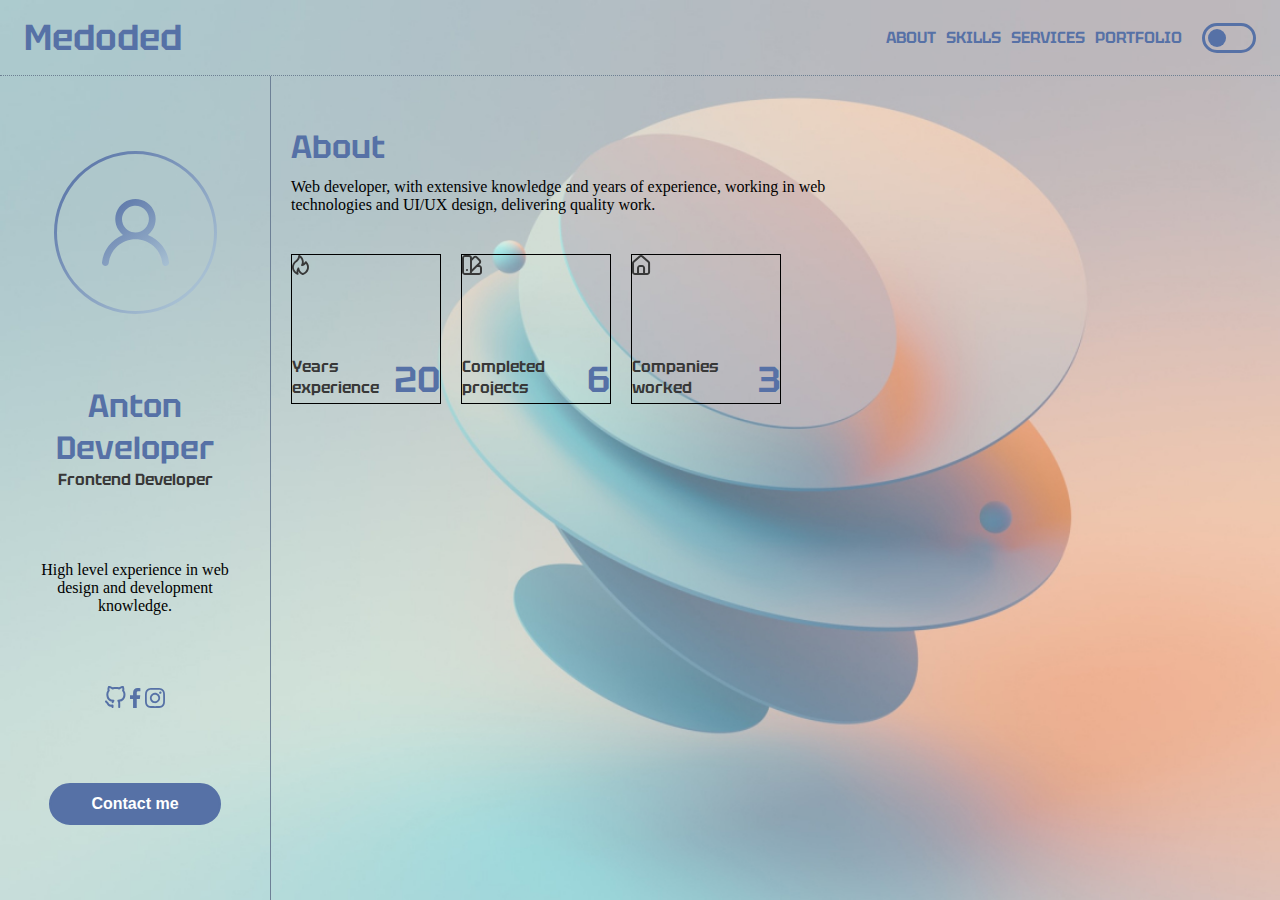
<file: index.html>
<!DOCTYPE html>
<html lang="en">
  <head>
    <meta charset="UTF-8" />
    <meta http-equiv="X-UA-Compatible" content="IE=edge" />
    <meta name="viewport" content="width=device-width, initial-scale=1.0" />
    <title>Document</title>
    <link rel="stylesheet" href="./assets/css/style.css" />
    <script defer src="./assets/js/index.js"></script>
  </head> 
  
  <body class="wrapper">
    <header class="header">
      <h1 class="header-title">Medoded</h1>
      <nav class="navigation">
        <div class="navigation-menu">
          <h3>ABOUT</h3>
          <h3>SKILLS</h3>
          <h3>SERVICES</h3>
          <h3>PORTFOLIO</h3>
        </div>

        <label for="switch" class="light-switch">
          <input type="checkbox" id="switch" />
          <div class="switcher"></div>
        </label>
      </nav>
    </header>
    <main class="main">
      <aside class="sidebar">
        <img src="./assets/img/profile.svg" alt="" />
        <div class="sidebar-title">
          <h2>Anton Developer</h2>
          <h4>Frontend Developer</h4>
        </div>
        <p>High level experience in web design and development knowledge.</p>
        <div class="sidebar-links">
          <img src="./assets/img/icons/github.svg" alt="" />
          <img src="./assets/img/icons/facebook.svg" alt="" />
          <img src="./assets/img/icons/instagram.svg" alt="" />
        </div>
        <button class="btn-contact">Contact me</button>
      </aside>
      <main class="page-about">
        <section class="page-about__about">
          <div class="about__titles">
            <h2>About</h2>
            <p>
              Web developer, with extensive knowledge and years of experience,
              working in web technologies and UI/UX design, delivering quality
              work.
            </p>
          </div>
          <div class="about__card-list">
            <article class="about-card-item">
              <img src="./assets/img/icons/fire.svg" alt="" />
              <footer class="about-card-item__footer">
                <h4>Years experience</h4>
                <h1>20</h1>
              </footer>
            </article>
            <article class="about-card-item">
              <img src="./assets/img/icons/projects.svg" alt="" />
              <footer class="about-card-item__footer">
                <h4>Completed projects</h4>
                <h1>6</h1>
              </footer>
            </article>
            <article class="about-card-item">
              <img src="./assets/img/icons/house.svg" alt="" />
              <footer class="about-card-item__footer">
                <h4>Companies worked</h4>
                <h1>3</h1>
              </footer>
            </article>
          </div>
        </section>
      </main>
    </main>
  </body>
</html>
</file>
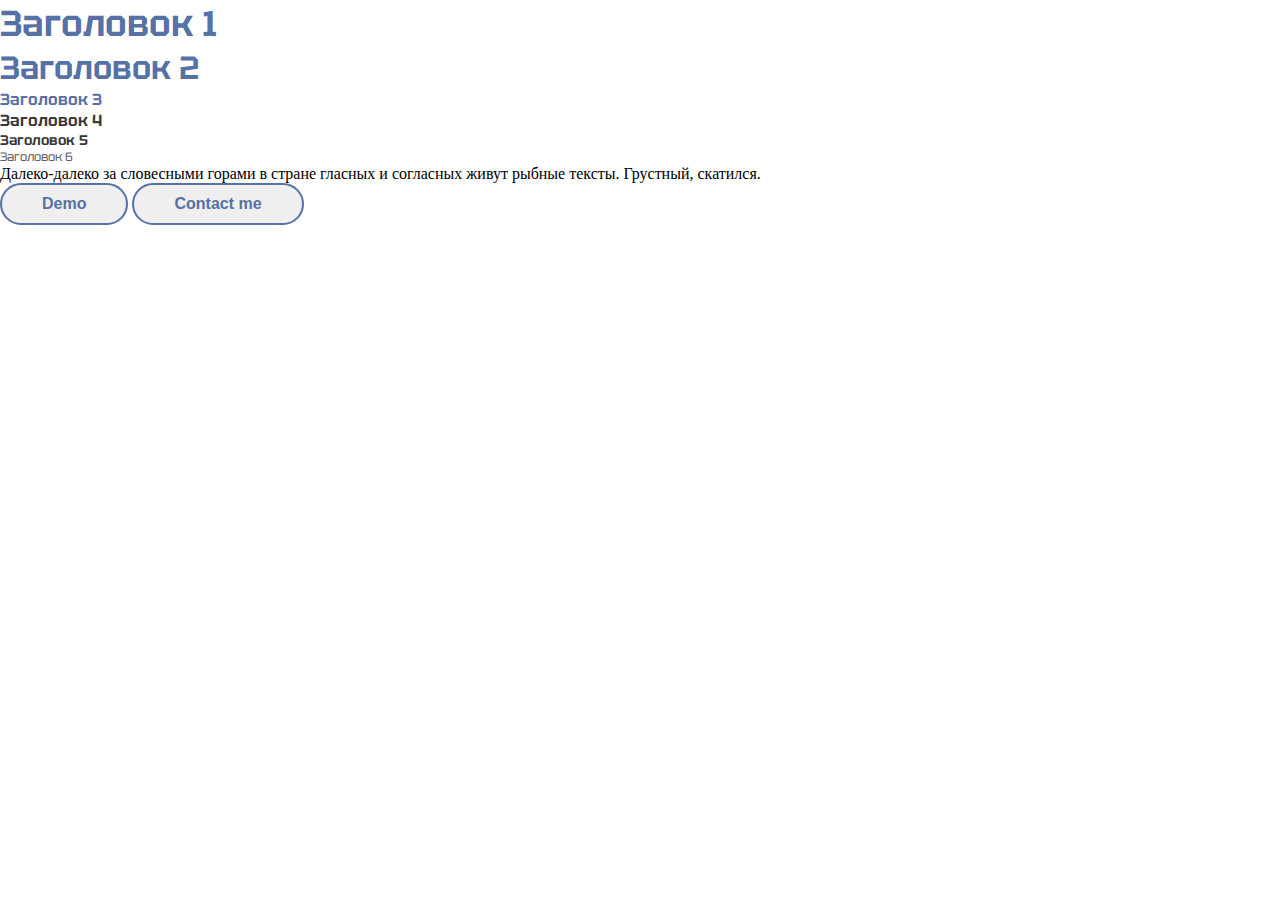
<file: norm.html>
<!DOCTYPE html>
<html lang="en">
<head>
    <meta charset="UTF-8">
    <meta name="viewport" content="width=device-width, initial-scale=1.0">
    <link rel="stylesheet" href="./assets/css/style.css">
    <title>Document</title>
</head>
<body>
    <h1>Заголовок 1</h1>
    <h2>Заголовок 2</h2>
    <h3>Заголовок 3</h3>
    <h4>Заголовок 4</h4>
    <h5>Заголовок 5</h5>
    <h6>Заголовок 6</h6>
    <p>Далеко-далеко за словесными горами в стране гласных и согласных живут рыбные тексты. Грустный, скатился.</p>
    <button class="btndemo">Demo</button>
    <button class="btncont">Contact me</button>
</body>
</html>
</file>
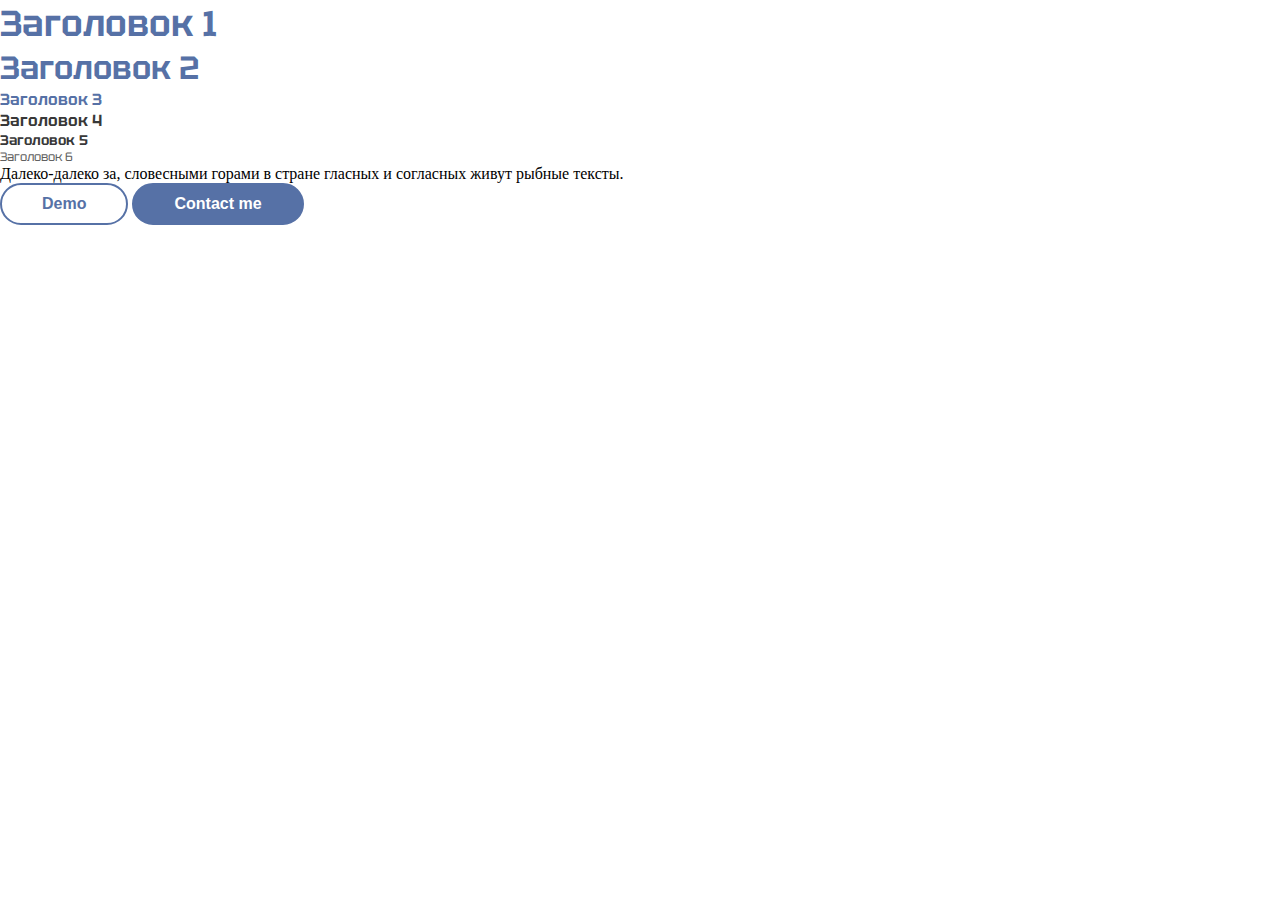
<file: normalize.html>
<!DOCTYPE html>
<html lang="en">
  <head>
    <meta charset="UTF-8" />
    <meta http-equiv="X-UA-Compatible" content="IE=edge" />
    <meta name="viewport" content="width=device-width, initial-scale=1.0" />
    <title>Document</title>
    <link rel="stylesheet" href="./assets/css/style.css" />
  </head>
  <body>
    <h1>Заголовок 1</h1>
    <h2>Заголовок 2</h2>
    <h3>Заголовок 3</h3>
    <h4>Заголовок 4</h4>
    <h5>Заголовок 5</h5>
    <h6>Заголовок 6</h6>
    <p>
      Далеко-далеко за, словесными горами в стране гласных и согласных живут
      рыбные тексты.
    </p>
    <button class="btn-demo">Demo</button>
    <button class="btn-contact">Contact me</button>
  </body>
</html>
</file>
<file: assets/css/style.css>
@import url("https://fonts.googleapis.com/css2?family=Tektur:wght@400;500;600&display=swap");
@import url(./normalize.css);
@import url(./header.css);
@import url(./main.css);
@import url(./sidebar.css);
@import url(./about.css);
</file>
